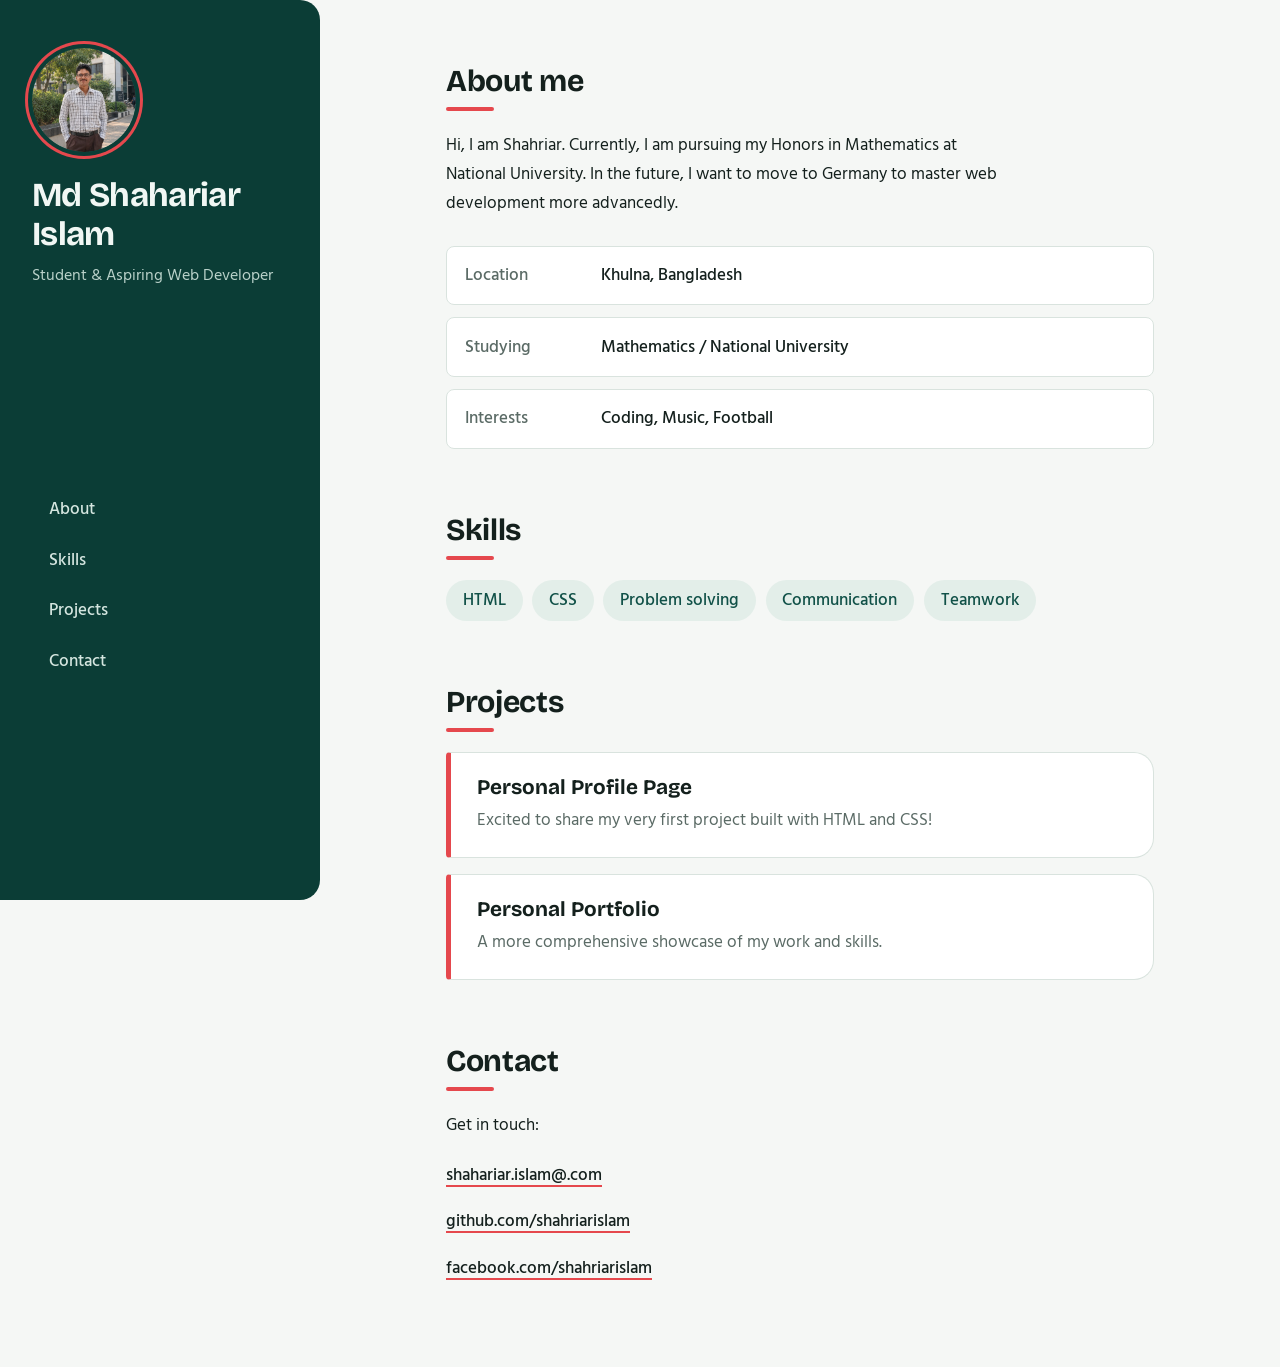
<file: index.html>
<!DOCTYPE html>
<html lang="bn">
<head>
  <meta charset="UTF-8">
  <meta name="viewport" content="width=device-width, initial-scale=1">
  <title>Md Shahariar Islam</title>
  <link rel="preconnect" href="https://fonts.googleapis.com">
  <link rel="preconnect" href="https://fonts.gstatic.com" crossorigin>
  <link href="https://fonts.googleapis.com/css2?family=Bricolage+Grotesque:wght@500;700&family=Hind+Siliguri:wght@400;500&display=swap" rel="stylesheet">
  <link rel="stylesheet" href="style.css">
</head>
<body>

  <header class="side">
    <div class="avatar">
      <img src="cv.jpg" alt="Md Shahariar Islam">
    </div>
    <h1>Md Shahariar Islam</h1>
    <p class="role">Student &amp; Aspiring Web Developer</p>
    <nav>
      <a href="#about">About</a>
      <a href="#skills">Skills</a>
      <a href="#projects">Projects</a>
      <a href="#contact">Contact</a>
    </nav>   
  </header>

  <main>
    <section id="about">
      <h2>About me</h2>
      <p>Hi, I am Shahriar. Currently, I am pursuing my Honors in Mathematics at National University. In the future, I want to move to Germany to master web development more advancedly.</p>
      <dl class="facts">
        <div><dt>Location</dt><dd>Khulna, Bangladesh</dd></div>
        <div><dt>Studying</dt><dd>Mathematics / National University</dd></div>
        <div><dt>Interests</dt><dd>Coding, Music, Football</dd></div>
      </dl>
    </section>

    <section id="skills">
      <h2>Skills</h2>
      <ul class="chips">
        <li>HTML</li>
        <li>CSS</li>
        <li>Problem solving</li>
        <li>Communication</li>
        <li>Teamwork</li>
      </ul>
    </section>

    <section id="projects">
      <h2>Projects</h2>
      <article class="project">
        <h3>Personal Profile Page</h3>
        <p>Excited to share my very first project built with HTML and CSS!</p>
      </article>
      <article class="project">
        <h3>Personal Portfolio</h3>
        <p>A more comprehensive showcase of my work and skills.</p>
      </article>
    </section>

    <section id="contact">
      <h2>Contact</h2>
      <p>Get in touch:</p>
      <ul class="links">
        <li><a href="mailto:shahariar.islam@example.com">shahariar.islam@.com</a></li>
        <li><a href="https://github.com/shahriarislam">github.com/shahriarislam</a></li>
        <li><a href="https://facebook.com/shahriarislam">facebook.com/shahriarislam</a></li>
      </ul>
    </section>
  </main>

</body>
</html>
</file>
<file: style.css>
:root {
  --green-900: #0b3d36;
  --green-800: #115148;
  --green-100: #e3eee9;
  --red: #e5484d;
  --bg: #f5f7f5;
  --surface: #ffffff;
  --ink: #14201d;
  --muted: #5b6b66;
  --line: #d9e3de;
 
  --font-head: "Bricolage Grotesque", "Hind Siliguri", system-ui, sans-serif;
  --font-body: "Hind Siliguri", system-ui, -apple-system, "Segoe UI", sans-serif;
 
  --radius-sm: 8px;
  --radius-lg: 20px;
  color-scheme: light;
}
 
@media (prefers-color-scheme: dark) {
  :root:not([data-theme="light"]) {
    --green-900: #082b26;
    --green-800: #0f3f38;
    --green-100: #17352f;
    --bg: #0e1513;
    --surface: #152320;
    --ink: #e8f0ed;
    --muted: #9db0aa;
    --line: #243732;
    color-scheme: dark;
  }
}
 
/* ---------- Base ---------- */
*,
*::before,
*::after { box-sizing: border-box; }
 
html { scroll-behavior: smooth; scroll-padding-top: 1.5rem; }
 
body {
  margin: 0;
  min-height: 100vh;
  display: grid;
  grid-template-columns: 320px 1fr;
  background: var(--bg);
  color: var(--ink);
  font-family: var(--font-body);
  font-size: 1.0625rem;
  line-height: 1.7;
  -webkit-font-smoothing: antialiased;
}
 
h1, h2, h3 {
  font-family: var(--font-head);
  line-height: 1.15;
  margin: 0;
}
 
p { margin: 0 0 1rem; }
a { color: inherit; }
 
:focus-visible {
  outline: 3px solid var(--red);
  outline-offset: 3px;
  border-radius: 4px;
}
 
/* ---------- Sidebar ---------- */
.side {
  position: sticky;
  top: 0;
  height: 100vh;
  padding: 3rem 2rem;
  display: flex;
  flex-direction: column;
  align-items: flex-start;
  background: var(--green-900);
  color: #f1f7f4;
  border-radius: 0 var(--radius-lg) var(--radius-lg) 0;
}
 
.avatar {
  width: 104px;
  height: 104px;
  border-radius: 50%;
  display: grid;
  place-items: center;
  margin-bottom: 1.5rem;
  background: var(--green-800);
  box-shadow: 0 0 0 4px var(--green-900), 0 0 0 7px var(--red);
}
 
.avatar::after {
  content: "SI";
  font-family: var(--font-head);
  font-weight: 700;
  font-size: 2.25rem;
  letter-spacing: 0.02em;
  color: #fff;
}
 
.side h1 {
  font-size: 2.1rem;
  font-weight: 700;
  letter-spacing: -0.02em;
}
 
.role {
  margin: 0.6rem 0 2rem;
  color: #b9d1c9;
  font-size: 1rem;
  line-height: 1.5;
}
 
.side nav {
  display: flex;
  flex-direction: column;
  gap: 0.25rem;
  width: 100%;
  margin-top: auto;
  margin-bottom: auto;
}
 
.side nav a {
  padding: 0.55rem 0.9rem;
  border-radius: var(--radius-sm);
  text-decoration: none;
  font-weight: 500;
  color: #d4e5df;
  border-left: 3px solid transparent;
  transition: background 0.2s, color 0.2s, border-color 0.2s;
}
 
.side nav a:hover {
  background: var(--green-800);
  color: #fff;
  border-left-color: var(--red);
}
 
/* ---------- Main ---------- */
main {
  width: 100%;
  max-width: 820px;
  padding: 4rem 3.5rem 5rem;
  margin: 0 auto;
}
 
section + section { margin-top: 4rem; }
 
h2 {
  font-size: 1.9rem;
  font-weight: 700;
  letter-spacing: -0.01em;
  margin-bottom: 1.25rem;
  padding-bottom: 0.75rem;
  position: relative;
}
 
h2::after {
  content: "";
  position: absolute;
  left: 0;
  bottom: 0;
  width: 48px;
  height: 4px;
  border-radius: 4px;
  background: var(--red);
}
 
#about p { max-width: 62ch; }
 
/* ---------- Facts ---------- */
.facts {
  margin: 1.75rem 0 0;
  display: grid;
  gap: 0.75rem;
}
 
.facts div {
  display: grid;
  grid-template-columns: 7.5rem 1fr;
  gap: 1rem;
  padding: 0.9rem 1.1rem;
  background: var(--surface);
  border: 1px solid var(--line);
  border-radius: var(--radius-sm);
}
 
.facts dt { color: var(--muted); font-weight: 500; }
.facts dd { margin: 0; font-weight: 500; }
 
/* ---------- Skills ---------- */
.chips {
  list-style: none;
  margin: 0;
  padding: 0;
  display: flex;
  flex-wrap: wrap;
  gap: 0.6rem;
}
 
.chips li {
  padding: 0.4rem 1.05rem;
  border-radius: 999px;
  background: var(--green-100);
  color: var(--green-800);
  font-weight: 500;
  transition: background 0.2s, color 0.2s;
}
 
.chips li:hover {
  background: var(--green-800);
  color: #fff;
}
 
@media (prefers-color-scheme: dark) {
  :root:not([data-theme="light"]) .chips li { color: #bfe0d6; }
}
 
/* ---------- Projects ---------- */
.project {
  padding: 1.4rem 1.6rem;
  background: var(--surface);
  border: 1px solid var(--line);
  border-left: 5px solid var(--red);
  border-radius: 4px var(--radius-lg) var(--radius-lg) 4px;
}
 
.project + .project { margin-top: 1rem; }
.project h3 { font-size: 1.3rem; margin-bottom: 0.4rem; }
.project p { margin: 0; color: var(--muted); }
 
/* ---------- Contact ---------- */
.links {
  list-style: none;
  margin: 0;
  padding: 0;
  display: grid;
  gap: 0.5rem;
}
 
.links a {
  display: inline-block;
  padding: 0.3rem 0;
  font-weight: 500;
  text-decoration: underline;
  text-decoration-color: var(--red);
  text-decoration-thickness: 2px;
  text-underline-offset: 5px;
  transition: color 0.2s;
}
 
.links a:hover { color: var(--red); }
 
/* ---------- Page load (one moment only) ---------- */
@keyframes rise {
  from { opacity: 0; transform: translateY(14px); }
  to   { opacity: 1; transform: none; }
}
 
main { animation: rise 0.6s ease-out both; }
 
@media (prefers-reduced-motion: reduce) {
  html { scroll-behavior: auto; }
  main { animation: none; }
  * { transition: none !important; }
}
 
/* ---------- Tablet & mobile ---------- */
@media (max-width: 900px) {
  body { grid-template-columns: 1fr; }
 
  .side {
    position: static;
    height: auto;
    padding: 2rem 1.5rem 1.5rem;
    border-radius: 0 0 var(--radius-lg) var(--radius-lg);
  }
 
  
  
  .role { margin-bottom: 1.25rem; }
 
  .side nav {
    flex-direction: row;
    flex-wrap: wrap;
    gap: 0.4rem;
    margin: 0;
  }
 
  .side nav a {
    border-left: 0;
    padding: 0.4rem 0.85rem;
    background: var(--green-800);
  }
 
  .side nav a:hover { background: var(--red); }
 
  main { padding: 2.5rem 1.5rem 3.5rem; }
}
 
@media (max-width: 480px) {
  .facts div { grid-template-columns: 1fr; gap: 0.1rem; }
  h2 { font-size: 1.6rem; }
}

.avatar {
  overflow: hidden;
}

.avatar img {
  width: 100%;
  height: 100%;
  object-fit: cover;
  border-radius: 50%;
  display: block;
}
</file>
